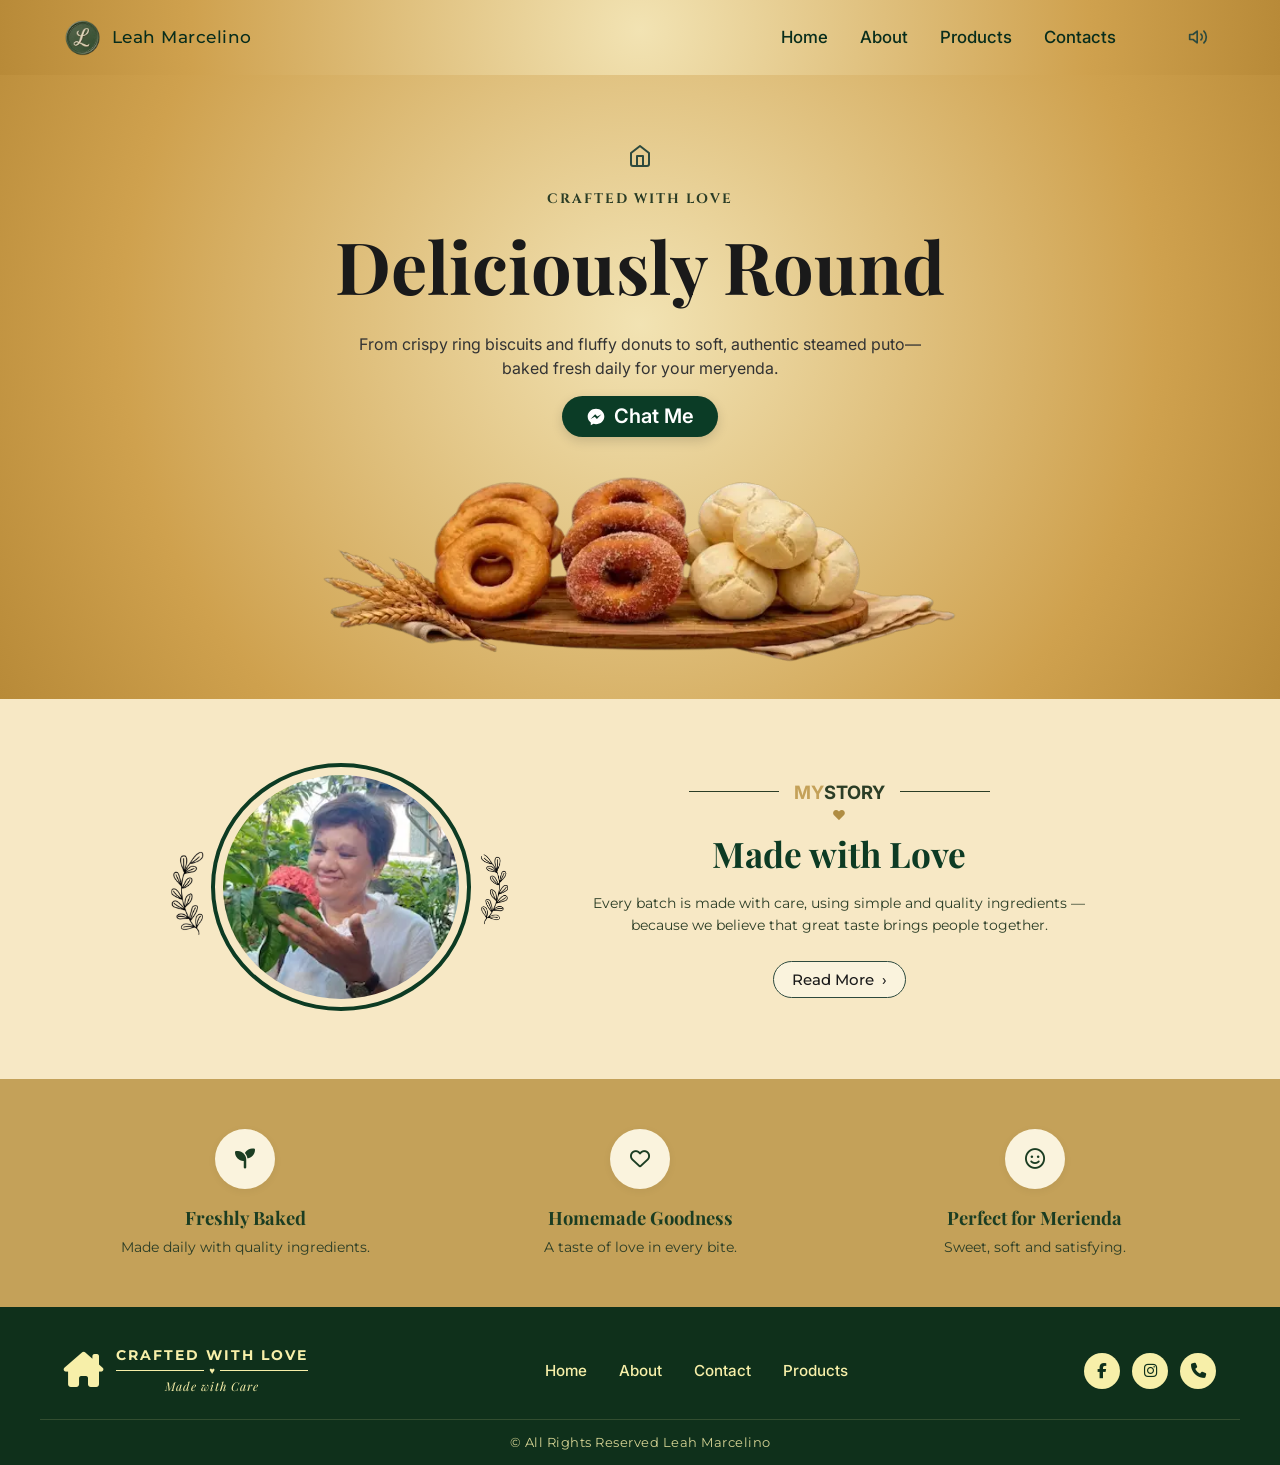
<file: index.html>
<!DOCTYPE html>
<html lang="en">
<head>
    <meta charset="UTF-8">
    <meta name="viewport" content="width=device-width, initial-scale=1.0">
    <link rel="stylesheet" href="style.css">
    <link rel="stylesheet" href="https://cdnjs.cloudflare.com/ajax/libs/font-awesome/6.5.1/css/all.min.css">
    <link rel="preconnect" href="https://fonts.googleapis.com">
    <link rel="preconnect" href="https://fonts.gstatic.com" crossorigin>
    <link href="https://fonts.googleapis.com/css2?family=Cinzel:wght@700&family=Inter:wght@400;500;600&family=Montserrat:wght@400;500;600;700&family=Playfair+Display:wght@700&display=swap" rel="stylesheet">
    <title>Leahs Landing Page</title>
</head>
<body>

  <!-- 1. HEADER / NAVIGATION SECTION -->
  <header class="header-section">
    <div class="container">
      <nav>
        <div class="main-logo">
          <img src="images/removeBGLogo.webp" alt="logo">
          <h4>Leah Marcelino</h4>
        </div>

        <div class="link-nav-btn-container">
          <ul>
            <li><a href="index.html">Home</a></li>
            <li><a href="pages/about.html">About</a></li>
            <li><a href="pages/products.html">Products</a></li>
            <li><a href="pages/contact.html">Contacts</a></li>
          </ul>

          <div class="nav-background-btn-container">
            <button class="nav-music-toggle" id="nav-musicToggle" aria-label="Toggle background music">
          
              <svg class="nav-music-icon" id="nav-musicIconOn" width="20" height="20" viewBox="0 0 24 24" fill="none" stroke="currentColor" stroke-width="2" stroke-linecap="round" stroke-linejoin="round">
                <polygon points="11 5 6 9 2 9 2 15 6 15 11 19 11 5"></polygon>
                <path d="M15.54 8.46a5 5 0 0 1 0 7.07"></path>
                <path d="M19.07 4.93a10 10 0 0 1 0 14.14"></path>
              </svg>

      
              <svg class="nav-music-icon hidden" id="nav-musicIconOff" width="20" height="20" viewBox="0 0 24 24" fill="none" stroke="currentColor" stroke-width="2" stroke-linecap="round" stroke-linejoin="round">
                <line x1="1" y1="1" x2="23" y2="23"></line>
                <path d="M9 9l2 2v8l-5-4H2V9h4l2.5-2"></path>
                <path d="M11 5l2 1.6"></path>
              </svg>
            </button>
          </div>
        </div>
      </nav>
      
      <!-- Mobile Navigation -->
      <div class="mobile-menu-container">
        <div class="main-logo">
          <img src="images/removeBGLogo.webp" alt="logo">
          <h4>Leah Marcelino</h4>
        </div>
        <div class="spacer"></div>
        <div class="hamburger-svg">
          <img class="hamburger-icon" src="data:image/svg+xml;utf8,<svg xmlns='http://www.w3.org/2000/svg' width='32' height='32' viewBox='0 0 24 24' fill='none' stroke='%23333333' stroke-width='2' stroke-linecap='round' stroke-linejoin='round'><line x1='4' y1='6' x2='20' y2='6'/><line x1='4' y1='12' x2='20' y2='12'/><line x1='4' y1='18' x2='20' y2='18'/></svg>" alt="Menu">
        </div>
        <div class="menu">
         <!-- Close Button -->
          <div class="menu-close-btn">&times;</div>

          <!-- Header / Brand -->
          <div class="menu-header">
            <img src="images/removeBGLogo.webp" alt="logo" class="menu-logo">
            <span class="menu-brand-name">Leah Marcelino</span>
          </div>

          <!-- Navigation Links -->
          <nav class="menu-links">
            <a href="index.html" class="menu-item">
              <div class="item-left">
                <!-- Home Icon (SVG) -->
                <svg class="icon" viewBox="0 0 24 24" fill="none" stroke="currentColor" stroke-width="1.8" stroke-linecap="round" stroke-linejoin="round">
                  <path d="M3 9l9-7 9 7v11a2 2 0 0 1-2 2H5a2 2 0 0 1-2-2z"></path>
                  <polyline points="9 22 9 12 15 12 15 22"></polyline>
                </svg>
                <span>Home</span>
              </div>
              <span class="arrow">&rsaquo;</span>
            </a>

            <a href="pages/about.html" class="menu-item">
              <div class="item-left">
                <!-- About Icon (SVG) -->
                <svg class="icon" viewBox="0 0 24 24" fill="none" stroke="currentColor" stroke-width="1.8" stroke-linecap="round" stroke-linejoin="round">
                  <path d="M20 21v-2a4 4 0 0 0-4-4H8a4 4 0 0 0-4 4v2"></path>
                  <circle cx="12" cy="7" r="4"></circle>
                </svg>
                <span>About</span>
              </div>
              <span class="arrow">&rsaquo;</span>
            </a>

            <a href="pages/products.html" class="menu-item">
              <div class="item-left">
                <!-- Products/Cupcake Icon (SVG) -->
                <svg class="icon" viewBox="0 0 24 24" fill="none" stroke="currentColor" stroke-width="1.8" stroke-linecap="round" stroke-linejoin="round">
                  <path d="M20 12v7a2 2 0 0 1-2 2H6a2 2 0 0 1-2-2v-7"></path>
                  <path d="M4 12c0-2.5 2-4 4-4s3 2 4 2 2-2 4-2 4 1.5 4 4"></path>
                  <path d="M12 4v4"></path>
                </svg>
                <span>Products</span>
              </div>
              <span class="arrow">&rsaquo;</span>
            </a>

            <a href="pages/contact.html" class="menu-item">
              <div class="item-left">
                <!-- Contact Icon (SVG) -->
                <svg class="icon" viewBox="0 0 24 24" fill="none" stroke="currentColor" stroke-width="1.8" stroke-linecap="round" stroke-linejoin="round">
                  <path d="M4 4h16c1.1 0 2 .9 2 2v12c0 1.1-.9 2-2 2H4c-1.1 0-2-.9-2-2V6c0-1.1.9-2 2-2z"></path>
                  <polyline points="22,6 12,13 2,6"></polyline>
                </svg>
                <span>Contact</span>
              </div>
              <span class="arrow">&rsaquo;</span>
            </a>
          </nav>

          <!-- Footer Decorative Section -->
          <div class="menu-footer">
            <div class="divider">
              <span class="leaf-icon">🌿</span>
            </div>
            <p class="tagline">FRESHLY BAKED<br>WITH LOVE</p>
            <span class="heart-icon">♡</span>
          </div>
        </div>
      </div>
    </div>
  </header>

  <!-- 2. HERO SECTION -->
  <section class="hero-section">
      <div class="background-btn-container">
       <button class="music-toggle" id="musicToggle" aria-label="Toggle background music">
      
          <svg class="music-icon" id="musicIconOn" width="20" height="20" viewBox="0 0 24 24" fill="none" stroke="currentColor" stroke-width="2" stroke-linecap="round" stroke-linejoin="round">
            <polygon points="11 5 6 9 2 9 2 15 6 15 11 19 11 5"></polygon>
            <path d="M15.54 8.46a5 5 0 0 1 0 7.07"></path>
            <path d="M19.07 4.93a10 10 0 0 1 0 14.14"></path>
          </svg>

  
          <svg class="music-icon hidden" id="musicIconOff" width="20" height="20" viewBox="0 0 24 24" fill="none" stroke="currentColor" stroke-width="2" stroke-linecap="round" stroke-linejoin="round">
            <line x1="1" y1="1" x2="23" y2="23"></line>
            <path d="M9 9l2 2v8l-5-4H2V9h4l2.5-2"></path>
            <path d="M11 5l2 1.6"></path>
          </svg>
        </button>
      </div>
    <div class="container">
      <div class="title-container">
        <div class="house-accent">
          <svg width="24" height="24" viewBox="0 0 24 24" fill="none" stroke="#2D4A3E" stroke-width="2" stroke-linecap="round" stroke-linejoin="round">
            <path d="M3 9l9-7 9 7v11a2 2 0 0 1-2 2H5a2 2 0 0 1-2-2z"></path>
            <polyline points="9 22 9 12 15 12 15 22"></polyline>
          </svg>
        </div>
        <div class="title">
          <span class="cwl">Crafted with love</span>
          <span class="dR">Deliciously Round</span>
        </div>
        <div class="sub-title">
          <div class="sub-container">
            <p class="headerSub">
              From crispy ring biscuits and fluffy donuts to soft, authentic steamed puto—baked fresh daily for your meryenda.
            </p>
          </div>
          <div class="header-btn-container">
            <a href="https://m.me/leah.marcelino.900" target="_blank" rel="noopener noreferrer" class="btn-hero-messenger">
              <svg width="20" height="20" viewBox="0 0 24 24" fill="currentColor">
                <path d="M12 2C6.477 2 2 6.145 2 11.258c0 2.91 1.45 5.516 3.716 7.218V22l3.351-1.84c.937.26 1.928.402 2.933.402 5.523 0 10-4.145 10-9.258C22 6.145 17.523 2 12 2zm1.066 12.427l-2.55-2.72-4.975 2.72 5.474-5.812 2.613 2.72 4.912-2.72-5.474 5.812z"/>
              </svg>
              <span class="chatMe">Chat Me</span>
            </a>
          </div>
        </div>
      </div>
    </div>
      <div class="subBG">
          <img src="images/deciouslyRound.webp" alt="logo">
       </div>
  </section>

  <!-- 3. MY STORY SECTION -->
  <section class="story-section">
    <div class="container hero-container">
      <div class="imgDesign-container">
        <img class="leavesDesign" src="images/leavesBG6.png" alt="">
        <div class="hero-image">
          <img src="images/ttaLeahsPro.webp" alt="leahsPic"/>
        </div>
        <img class="leavesDesign2" src="images/leavesBG5.png" alt="">
      </div>

      <div class="myStory-container">
        <div class="divider-title">
          <h2><span>MY</span> STORY</h2>
          <div class="heart">♥</div>
        </div>
        <div class="story-content">
          <h1 class="main-heading">Made with Love</h1>
          <p class="description">
            Every batch is made with care, using simple and quality ingredients — because we believe that great taste brings people together.
          </p>
          <a href="pages/about.html" class="read-more-btn">
            Read More <span class="arrow">&rsaquo;</span>
          </a>
        </div>
      </div>
    </div>
  </section>

  <!-- 4. FEATURES SECTION -->
  <section class="features-section">
    <div class="container features-container">
      <div class="feature-item">
        <div class="icon-circle"><i class="fa-solid fa-seedling"></i></div>
        <h3>Freshly Baked</h3>
        <p>Made daily with quality ingredients.</p>
      </div>

      <div class="feature-item">
        <div class="icon-circle"><i class="fa-regular fa-heart"></i></div>
        <h3>Homemade Goodness</h3>
        <p>A taste of love in every bite.</p>
      </div>

      <div class="feature-item">
        <div class="icon-circle"><i class="fa-regular fa-face-smile"></i></div>
        <h3>Perfect for Merienda</h3>
        <p>Sweet, soft and satisfying.</p>
      </div>
    </div>
  </section>

  <!-- 5. FOOTER SECTION -->
  <footer class="footer-section">
    <div class="container footer-container">
      <div class="footer-logo">
        <div class="logo-icon"><i class="fa-solid fa-house-chimney"></i></div>
        <div class="logo-text">
          <span class="brand-title">CRAFTED WITH LOVE</span>
          <div class="tagline-divider"><span>♥</span></div>
          <span class="brand-subtitle">Made with Care</span>
        </div>
      </div>

      <ul class="footer-nav">
        <li><a href="index.html">Home</a></li>
        <li><a href="pages/about.html">About</a></li>
        <li><a href="pages/contact.html">Contact</a></li>
        <li><a href="pages/products.html">Products</a></li>
      </ul>

      <div class="footer-socials">
        <a href="https://www.facebook.com/leah.marcelino.900" target="_blank" rel="noopener noreferrer" aria-label="Facebook Profile">
          <i class="fa-brands fa-facebook-f"></i>
        </a>
        <a href="#" aria-label="Instagram"><i class="fa-brands fa-instagram"></i></a>
        <a href="tel:+63 9497377451" aria-label="Phone"><i class="fa-solid fa-phone"></i></a>
      </div>
    </div>

    <div class="footer-bottom">
      <p>&copy; All Rights Reserved Leah Marcelino</p>
    </div>
  </footer>

  <script src="index.js" defer></script>
</body>
</html>
</file>
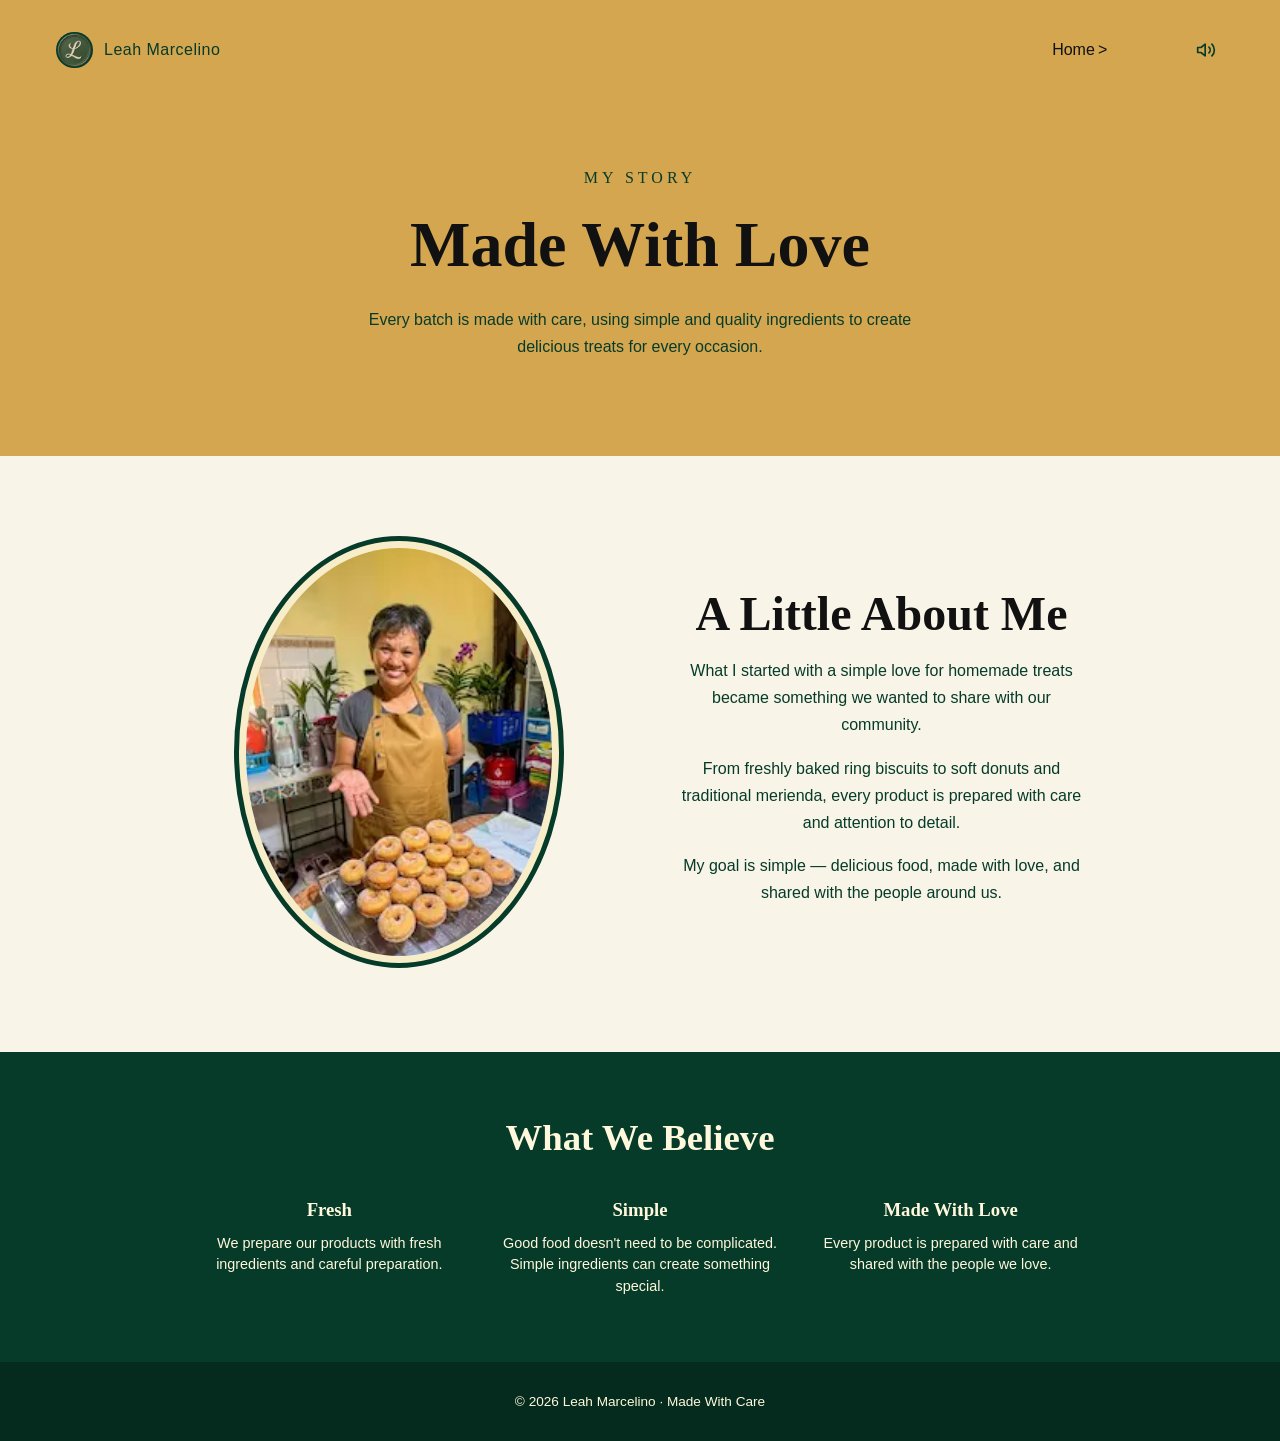
<file: pages/about.html>
<!DOCTYPE html>
<html lang="en">
<head>
    <meta charset="UTF-8">
    <meta name="viewport" content="width=device-width, initial-scale=1.0">
    <link rel="preconnect" href="https://fonts.googleapis.com">
    <link rel="preconnect" href="https://fonts.gstatic.com" crossorigin>
    <link href="https://fonts.googleapis.com/css2?family=Cinzel:wght@700&family=Inter:wght@400;500;600&family=Montserrat:wght@400;500;600;700&family=Playfair+Display:wght@700&display=swap" rel="stylesheet">
    <title>About - Leah Marcelino</title>

    <style>
        * {
            box-sizing: border-box;
            margin: 0;
            padding: 0;
        }

        body {
            font-family: Arial, sans-serif;
            color: #063b29;
            background: #f8f4e8;
        }

        header {
            
            background: #d4a64f;
            padding: 1rem 1.5rem;
    
        }

        .container{
            display: flex;
            flex-direction: row;
            width: 100%;
            max-width: 1200px;
            justify-content: space-between;
            align-items: center;
            padding: 1rem;
         }

        .nav {
            display: flex;
            justify-content: center;
            align-items: center;
        
    
        }

        .nav-music-toggle {
            background: none;
            border: none;
            outline: none;
            padding: .5rem;
            cursor: pointer;
            color: var(--clr-forest-btn); /* Controls SVG color */
            display: flex;
            align-items: center;
            justify-content: center;
            transition: transform 0.2s ease, opacity 0.2s ease;
            margin: 0;
            }

        .nav-music-toggle:hover {
            transform: scale(1.1);
            opacity: 0.85;
            }

        .hidden{
            display: none;
        }

        .ul-musicBtn-container{
            display: flex;
            flex-direction: row;
            gap: 5rem;
            align-items: center;
        }

        .logo {
            display: flex;
            align-items: center;
            gap: .7rem;
        }

        .contact,
        .about{
            display: none;
        }

        .home{
             display: flex;
             flex-direction: row;
             font-size:  clamp(0.9063rem, 0.8661rem + 0.1786vw, 1rem);
             gap: .2rem;
             width: 100%;
         }

        .home::after{
             content: '>';
             width: 10px;
        }

        .about-logo img{
            width: 100%;
            height: auto;
            max-width: clamp(2rem,  1.8661rem + 0.5952vw, 2.3rem);
            border-radius: 50%;
            background: #063b29;
            color: #f8edc9;
            display: grid;
            place-items: center;
            font-family: Georgia, serif;
            font-size: 1.3rem;
        }

        .logo span{
            
            font-family: var(--font-montserrat);
            font-weight: var(--fw-medium);
            color: var(--clr-forest-darker);
            font-size: var(--fz-lg);
            letter-spacing: .5px;
            font-size: clamp(.8rem, 14px + 0.4vw, var(--fz-lg));
        }
        

        .logo-name {
            font-size: 1.1rem;
        }

        nav {
            display: flex;
            gap: 1.8rem;
        }

        nav a {
            color: #111;
            text-decoration: none;
            font-size: .95rem;
        }


        /* ABOUT HERO */

        .background-btn-container{
            display: none;
            padding: 1rem 1rem 4rem 0;
            justify-content:flex-end;
        }

        .music-toggle {
            background: none;
            border: none;
            outline: none;
            padding: .5rem;
            cursor: pointer;
            color:#2d4a3e;
            display: flex;
            align-items: center;
            justify-content: center;
            transition: transform 0.2s ease, opacity 0.2s ease;
            }

        .music-toggle:hover {
            transform: scale(1.1);
            opacity: 0.85;
            }

        .about-hero {
            background: #d4a64f;
            text-align: center;
            padding: 4rem 1rem 6rem;
        }

        .small-title {
            font-family: Georgia, serif;
            letter-spacing: .25rem;
            font-size: .85rem;
            margin-bottom: 1rem;
        }


        .about-hero h1 {
            font-family: Georgia, serif;
            font-size: clamp(2.5rem, 5vw, 4.5rem);
            color: #111;
            margin-bottom: 1.5rem;
        }

        .about-hero p {
            max-width: 600px;
            margin-inline: auto;
            line-height: 1.7;
            font-size: 1rem;
        }

        /* STORY */

        .story {
            max-width: 950px;
            margin-inline: auto;
            padding: 5rem 1.5rem;
            display: grid;
            grid-template-columns: 1fr 1fr;
            align-items: center;
            gap: 4rem;
        }

        .story-image {
            text-align: center;
        }

        .story-image img {
            width: min(100%, 330px);
            border-radius: 50%;
            border: 5px solid #063b29;
            padding: 7px;
            background: #f8edc9;
        }

        .story-text{
            text-align: center;
        }

        .story-text h2 {
            font-family: Georgia, serif;
            font-size: clamp(2rem, 4vw, 3rem);
            color: #111;
            margin-bottom: 1rem;
            
        }

        .story-text p {
            line-height: 1.7;
            margin-bottom: 1rem;
        }

        /* VALUES */

        .values {
            background: #063b29;
            color: #fff8dc;
            padding: 4rem 1.5rem;
            text-align: center;
        }

        .values h2 {
            font-family: Georgia, serif;
            font-size: 2.3rem;
            margin-bottom: 2.5rem;
        }

        .value-grid {
            max-width: 900px;
            margin-inline: auto;
            display: grid;
            grid-template-columns: repeat(3, 1fr);
            gap: 2rem;
        }

        .value h3 {
            font-family: Georgia, serif;
            margin-bottom: .7rem;
        }

        .value p {
            font-size: .9rem;
            line-height: 1.5;
        }

        /* FOOTER */

        footer {
            background: #042b1d;
            color: #fff8dc;
            padding: 2rem 1.5rem;
            text-align: center;
        }

        footer p {
            font-size: .85rem;
        }

        @media (max-width: 768px) {



            nav a {
                font-size: .8rem;
            }

            .story {
                grid-template-columns: 1fr;
                text-align: center;
                gap: 2rem;
            }

            .value-grid {
                grid-template-columns: 1fr;
                gap: 2rem;
            }

            .nav-background-btn-container{
                display: none;
            }

            .background-btn-container{
                display: flex;
            }

            .about-hero{
                padding: 0rem 1rem 6rem;
            }

        }

            @media(max-width: 600px) {
              header{
                padding: 1rem .5rem;
              }

                .background-btn-container{
                    padding: .5rem;
                }
            }

            @media(max-width: 450px) {
              header{
                padding: 1rem .1rem;
              }

                .background-btn-container{
                    padding: .1rem;
                }
            }



     
    </style>
</head>

<body>

    <header>
        <div class="nav">
            <div class="container">
                <div class="logo">
                    <div class="about-logo">
                    <img src="../images/removeBGLogo.webp" alt="logo">
                    </div>
                    <span class="logo-name">Leah Marcelino</span>
                </div>

                <div class="ul-musicBtn-container">
                    <nav>
                    <a class="home" href="../index.html">Home</a>
                    <a class="about" href="about.html">About</a>
                    <a class="contact" href="contact.html">Contact</a>
                </nav>

                  <div class="nav-background-btn-container">
                    <button class="nav-music-toggle" id="nav-musicToggle" aria-label="Toggle background music">
                        <svg class="nav-music-icon" id="nav-musicIconOn" width="20" height="20" viewBox="0 0 24 24" fill="none" stroke="currentColor" stroke-width="2" stroke-linecap="round" stroke-linejoin="round">
                            <polygon points="11 5 6 9 2 9 2 15 6 15 11 19 11 5"></polygon>
                            <path d="M15.54 8.46a5 5 0 0 1 0 7.07"></path>
                            <path d="M19.07 4.93a10 10 0 0 1 0 14.14"></path>
                        </svg>

                
                        <svg class="nav-music-icon hidden" id="nav-musicIconOff" width="20" height="20" viewBox="0 0 24 24" fill="none" stroke="currentColor" stroke-width="2" stroke-linecap="round" stroke-linejoin="round">
                            <line x1="1" y1="1" x2="23" y2="23"></line>
                            <path d="M9 9l2 2v8l-5-4H2V9h4l2.5-2"></path>
                            <path d="M11 5l2 1.6"></path>
                        </svg>
                        </button>
                    </div>
                </div>
            </div>
         </div>
    </header>


    <main>

        <section class="about-hero">
          <div class="background-btn-container">
            <button class="music-toggle" id="musicToggle" aria-label="Toggle background music">
            
                <svg class="music-icon" id="musicIconOn" width="20" height="20" viewBox="0 0 24 24" fill="none" stroke="currentColor" stroke-width="2" stroke-linecap="round" stroke-linejoin="round">
                    <polygon points="11 5 6 9 2 9 2 15 6 15 11 19 11 5"></polygon>
                    <path d="M15.54 8.46a5 5 0 0 1 0 7.07"></path>
                    <path d="M19.07 4.93a10 10 0 0 1 0 14.14"></path>
                </svg>

        
                <svg class="music-icon hidden" id="musicIconOff" width="20" height="20" viewBox="0 0 24 24" fill="none" stroke="currentColor" stroke-width="2" stroke-linecap="round" stroke-linejoin="round">
                    <line x1="1" y1="1" x2="23" y2="23"></line>
                    <path d="M9 9l2 2v8l-5-4H2V9h4l2.5-2"></path>
                    <path d="M11 5l2 1.6"></path>
                </svg>
            </button>
            </div>
            <p class="small-title">MY STORY</p>

            <h1>Made With Love</h1>

            <p>
                Every batch is made with care, using simple and quality
                ingredients to create delicious treats for every occasion.
            </p>
        </section>


        <section class="story">

            <div class="story-image">
                <!-- Change this to your actual image -->
                <img src="../images/leahsAboutPic.webp" alt="Leah preparing food">
            </div>

            <div class="story-text">
                <h2>A Little About Me</h2>

                <p>
                    What I started with a simple love for homemade treats
                    became something we wanted to share with our community.
                </p>

                <p>
                    From freshly baked ring biscuits to soft donuts and
                    traditional merienda, every product is prepared with
                    care and attention to detail.
                </p>

                <p>
                    My goal is simple — delicious food, made with love,
                    and shared with the people around us.
                </p>
            </div>

        </section>


        <section class="values">

            <h2>What We Believe</h2>

            <div class="value-grid">

                <div class="value">
                    <h3>Fresh</h3>
                    <p>
                        We prepare our products with fresh ingredients
                        and careful preparation.
                    </p>
                </div>

                <div class="value">
                    <h3>Simple</h3>
                    <p>
                        Good food doesn't need to be complicated.
                        Simple ingredients can create something special.
                    </p>
                </div>

                <div class="value">
                    <h3>Made With Love</h3>
                    <p>
                        Every product is prepared with care and
                        shared with the people we love.
                    </p>
                </div>

            </div>

        </section>

    </main>


    <footer>
        <p>© 2026 Leah Marcelino · Made With Care</p>
    </footer>

    <script>
        const music = new Audio('../audio/leniGarret.mp3');
        music.loop = true;
        music.volume = 0.1;
        const musicBtn = document.querySelector('.music-toggle');
        const navMusicBtn = document.querySelector('.nav-music-toggle');
        const musicIconOn = document.getElementById('musicIconOn');
        const musicIconOff = document.getElementById('musicIconOff');
        const navMusicIconOn = document.getElementById('nav-musicIconOn');
        const navMusicIconOff = document.getElementById('nav-musicIconOff');


        const savedTime = localStorage.getItem('bgMusicTime');
        if (savedTime) {
        music.currentTime = parseFloat(savedTime);
        }

        music.addEventListener('timeupdate', () => {
            localStorage.setItem('bgMusicTime', music.currentTime);
            });

        function startAudioOnInteraction() {
            music.play().then(() => {
            
            window.removeEventListener('click', startAudioOnInteraction);
            window.removeEventListener('scroll', startAudioOnInteraction);
            }).catch((error) => {
            console.log("Autoplay prevented:", error);
            });
        }

        window.addEventListener('click', startAudioOnInteraction);
        window.addEventListener('scroll', startAudioOnInteraction);

    

        function pauseBtn(e) {
        e.stopPropagation(); 

        if (!music.paused) {
            // If playing -> pause it
            music.pause();
            if (musicIconOn && musicIconOff) {
            musicIconOn.classList.add('hidden');
            musicIconOff.classList.remove('hidden');
            }
        } else {
            // If paused -> play it
            music.play().then(() => {
            if (musicIconOn && musicIconOff) {
                musicIconOn.classList.remove('hidden');
                musicIconOff.classList.add('hidden');
            }
            }).catch((err) => console.log("Playback error:", err));
        }
        }

        if (musicBtn) {
        musicBtn.addEventListener('click', pauseBtn);
        }

        function navPauseBtn(e) {
        e.stopPropagation();

        if (!music.paused) {
            // If playing -> pause it
            music.pause();
            if (navMusicIconOn && navMusicIconOff) {
            navMusicIconOn.classList.add('hidden');
            navMusicIconOff.classList.remove('hidden');
            }
        } else {
            // If paused -> play it
            music.play().then(() => {
            if (navMusicIconOn && navMusicIconOff) {
                navMusicIconOn.classList.remove('hidden');
                navMusicIconOff.classList.add('hidden');
            }
            }).catch((err) => console.log("Playback error:", err));
        }
        }

        if (navMusicBtn) {
        navMusicBtn.addEventListener('click', navPauseBtn);
        }

    </script>

</body>
</html>
</file>
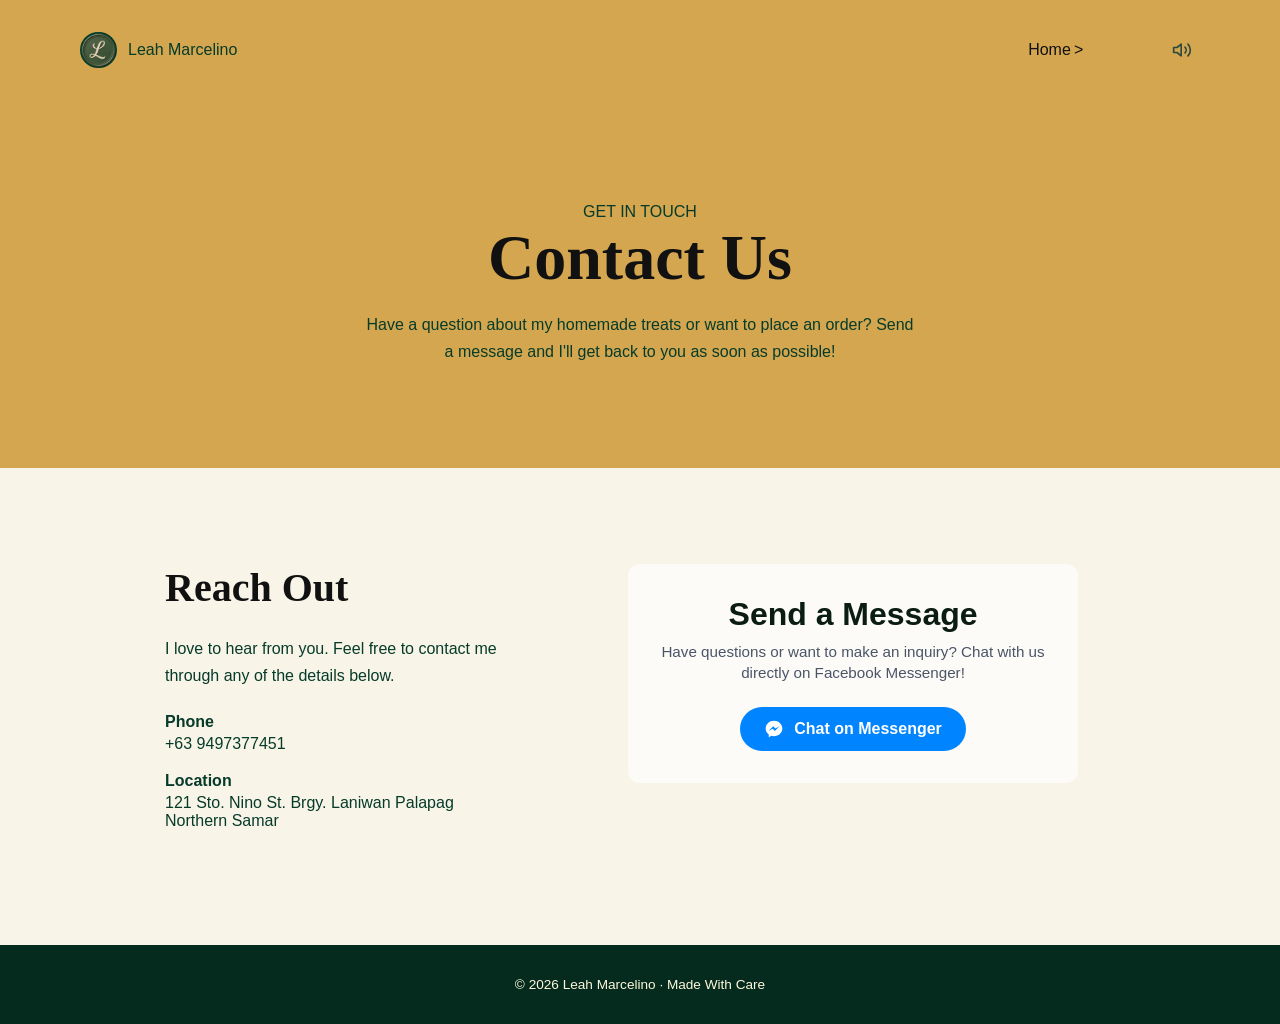
<file: pages/contact.html>
<!DOCTYPE html>
<html lang="en">

<head>
    <meta charset="UTF-8">
    <meta name="viewport" content="width=device-width, initial-scale=1.0">
    <link rel="preconnect" href="https://fonts.googleapis.com">
    <link rel="preconnect" href="https://fonts.gstatic.com" crossorigin>
    <link href="https://fonts.googleapis.com/css2?family=Cinzel:wght@700&family=Inter:wght@400;500;600&family=Montserrat:wght@400;500;600;700&family=Playfair+Display:wght@700&display=swap" rel="stylesheet">
    <title>Contact Me - Leah Marcelino</title>
    <style>
        /* =========================
   RESET
========================= */

        * {
            box-sizing: border-box;
            margin: 0;
            padding: 0;
        }

        body {
            font-family: Arial, sans-serif;

            background: #f8f4e8;

            color: #063b29;
        }


        /* =========================
   HEADER
========================= */

        header {
            background: #d4a64f;

            padding: 1rem clamp(1.5rem, 5vw, 4rem);
        }

        .nav {
            display: flex;
            justify-content: center;
            align-items: center;
        }

        .nav-music-toggle {
            background: none;
            border: none;
            outline: none;
            padding: .5rem;
            cursor: pointer;
            color:#2d4a3e;
            /* Controls SVG color */
            display: flex;
            align-items: center;
            justify-content: center;
            transition: transform 0.2s ease, opacity 0.2s ease;
            margin: 0;
        }

        .nav-music-toggle:hover {
            transform: scale(1.1);
            opacity: 0.85;
            background: transparent;
        }

        .hidden {
            display: none;
        }

        .ul-musicBtn-container {
            display: flex;
            flex-direction: row;
            gap: 5rem;
            align-items: center;
        }


        .container {
            display: flex;
            flex-direction: row;
            width: 100%;
            max-width: 1200px;
            justify-content: space-between;
            align-items: center;
            padding: 1rem;
        }

        .logo-container {
            display: flex;

            align-items: center;

            gap: .7rem;
        }

        .logo {
            width: auto;
            height: auto;
        }


        .contact-logo img {
            width: 100%;
            height: auto;
            max-width: clamp(2rem, 1.8661rem + 0.5952vw, 2.3rem);
            border-radius: 50%;
            background: #063b29;
            color: #f8edc9;
            display: grid;
            place-items: center;
            font-family: Georgia, serif;
            font-size: 1.3rem;
        }

        nav {
            display: flex;

            gap: 1.8rem;
        }

        nav a {
            color: #111;

            text-decoration: none;

            font-size: .95rem;
        }

        .contact,
        .about {
            display: none;
        }


        .home {
            display: flex;
            flex-direction: row;
            font-size: clamp(0.9063rem, 0.8661rem + 0.1786vw, 1rem);
            gap: .2rem;
            width: 100%;
        }

        .home::after {
            content: '>';
            width: 10px;
        }


        /* =========================
   CONTACT HERO
========================= */

        .contact-hero {
            background: #d4a64f;

            text-align: center;

            padding: clamp(4rem, 8vw, 7rem) 1rem;
        }

        .contact-hero>p:first-child {
            font-family: Georgia, serif;

            letter-spacing: .25rem;

            font-size: .85rem;

            margin-bottom: 1rem;
        }

        .contact-hero h1 {
            font-family: Georgia, serif;

            color: #111;

            font-size: clamp(2.5rem, 5vw, 4rem);

            margin-bottom: 1rem;
        }

        .contact-hero>p:last-child {
            max-width: 550px;

            margin-inline: auto;

            line-height: 1.7;
        }

         .background-btn-container{
            display: none;
            padding: 1rem 1rem 1rem 0;
            justify-content: flex-end;
        }

        .music-toggle {
            background: none;
            border: none;
            outline: none;
            padding: .5rem;
            cursor: pointer;
            color: #2d4a3e; 
            display: flex;
            align-items: center;
            justify-content: flex-end;
            transition: transform 0.2s ease, opacity 0.2s ease;
            background: transparent;
        }

        .music-icon:hover {
            transform: scale(1.1);
            opacity: 0.85;
            background: transparent;
            }


        /* =========================
   CONTACT SECTION
========================= */

        .contact-section {
            width: min(100% - 2rem, 950px);

            margin-inline: auto;

            padding: clamp(4rem, 8vw, 6rem) 0;

            display: grid;

            grid-template-columns: .8fr 1.2fr;

            gap: clamp(2rem, 6vw, 5rem);

            align-items: start;
        }


        /* =========================
   CONTACT INFO
========================= */

        .contact-info h2,
        .contact-form h2 {
            font-family: Georgia, serif;

            color: #111;

            font-size: clamp(1.8rem, 4vw, 2.5rem);

            margin-bottom: 1.5rem;
        }

        .contact-info>p {
            line-height: 1.7;

            margin-bottom: 1.5rem;
        }

        .info-item {
            margin-bottom: 1.2rem;
        }

        .info-item strong {
            display: block;

            margin-bottom: .25rem;
        }


        /* =========================
   Messenger Card
========================= */

        .messenger-card {
            background-color: #fdfbf7;
            padding: 2rem;
            border-radius: 12px;
            max-width: 450px;
            text-align: center;
            font-family: inherit;
            justify-self: center;
        }

        .messenger-card h2 {
            font-size: 2rem;
            color: #0b1d12;
            margin-bottom: 0.5rem;
        }

        .messenger-card p {
            color: #4a5568;
            margin-bottom: 1.5rem;
            font-size: 0.95rem;
            line-height: 1.4;
        }

        .messenger-btn {
            display: inline-flex;
            align-items: center;
            justify-content: center;
            gap: 10px;
            background-color: #0084ff;
            color: #ffffff;
            padding: 12px 24px;
            border-radius: 25px;
            text-decoration: none;
            font-weight: 600;
            transition: opacity 0.2s ease;
        }

        .messenger-btn:hover {
            opacity: 0.9;
        }

        /* =========================
   FOOTER
========================= */

        footer {
            background: #042b1d;

            color: #fff8dc;

            text-align: center;

            padding: 2rem;

            font-size: .85rem;
        }


        /* =========================
   RESPONSIVE
========================= */

        @media (max-width: 768px) {

            header{
                padding: 1rem;
            }

            nav {
                gap: .8rem;
            }

            nav a {
                font-size: .8rem;
            }

            .contact-section {
                grid-template-columns: 1fr;
                gap: 3rem;
                text-align: center;

            }

             .nav-background-btn-container{
                display: none;
            }

            .background-btn-container{
                display: flex;
                justify-content: flex-end;
            }

            .contact-hero{
                padding: 0rem 1rem 6rem;
            }
        }

        
            @media(max-width: 600px) {
              header{
                padding: 1rem .5rem;
              }

                .background-btn-container{
                    padding: .5rem;
                }
            }

            @media(max-width: 450px) {
              header{
                padding: 1rem .1rem;
              }

                .background-btn-container{
                    padding: .1rem;
                }
            }
    </style>
</head>

<body>

    <!-- HEADER -->
    <header>
        <div class="nav">
            <div class="container">
                <div class="logo-container">
                    <div class="logo">
                        <div class="contact-logo">
                            <img src="../images/removeBGLogo.webp" alt="logo">
                        </div>
                    </div>
                    <span class="logo-name">Leah Marcelino</span>
                </div>
                <div class="ul-musicBtn-container">
                    <nav>
                        <a class="home" href="../index.html">Home</a>
                        <a class="about" href="about.html">About</a>
                        <a class="contact" href="contact.html">Contact</a>
                    </nav>

                    <div class="nav-background-btn-container">
                        <button class="nav-music-toggle" id="nav-musicToggle" aria-label="Toggle background music">
                            <svg class="nav-music-icon" id="nav-musicIconOn" width="20" height="20" viewBox="0 0 24 24"
                                fill="none" stroke="currentColor" stroke-width="2" stroke-linecap="round"
                                stroke-linejoin="round">
                                <polygon points="11 5 6 9 2 9 2 15 6 15 11 19 11 5"></polygon>
                                <path d="M15.54 8.46a5 5 0 0 1 0 7.07"></path>
                                <path d="M19.07 4.93a10 10 0 0 1 0 14.14"></path>
                            </svg>


                            <svg class="nav-music-icon hidden" id="nav-musicIconOff" width="20" height="20"
                                viewBox="0 0 24 24" fill="none" stroke="currentColor" stroke-width="2"
                                stroke-linecap="round" stroke-linejoin="round">
                                <line x1="1" y1="1" x2="23" y2="23"></line>
                                <path d="M9 9l2 2v8l-5-4H2V9h4l2.5-2"></path>
                                <path d="M11 5l2 1.6"></path>
                            </svg>
                        </button>
                    </div>
                </div>
            </div>
    </header>

    <main>
        <!-- CONTACT HERO -->
        <section class="contact-hero">
            <div class="background-btn-container">
                <button class="music-toggle" id="musicToggle" aria-label="Toggle background music">

                    <svg class="music-icon" id="musicIconOn" width="20" height="20" viewBox="0 0 24 24" fill="none"
                        stroke="currentColor" stroke-width="2" stroke-linecap="round" stroke-linejoin="round">
                        <polygon points="11 5 6 9 2 9 2 15 6 15 11 19 11 5"></polygon>
                        <path d="M15.54 8.46a5 5 0 0 1 0 7.07"></path>
                        <path d="M19.07 4.93a10 10 0 0 1 0 14.14"></path>
                    </svg>


                    <svg class="music-icon hidden" id="musicIconOff" width="20" height="20" viewBox="0 0 24 24"
                        fill="none" stroke="currentColor" stroke-width="2" stroke-linecap="round"
                        stroke-linejoin="round">
                        <line x1="1" y1="1" x2="23" y2="23"></line>
                        <path d="M9 9l2 2v8l-5-4H2V9h4l2.5-2"></path>
                        <path d="M11 5l2 1.6"></path>
                    </svg>
                </button>
            </div>
            <p>GET IN TOUCH</p>
            <h1>Contact Us</h1>
            <p>
                Have a question about my homemade treats or want to place an order?
                Send a message and I'll get back to you as soon as possible!
            </p>
        </section>

        <!-- CONTACT SECTION -->
        <section class="contact-section">

            <!-- CONTACT INFO -->
            <div class="contact-info">
                <h2>Reach Out</h2>
                <p>
                    I love to hear from you. Feel free to contact me through any of the
                    details below.
                </p>

                <div class="info-item">
                    <strong>Phone</strong>
                    <span>+63 9497377451</span>
                </div>

                <div class="info-item">
                    <strong>Location</strong>
                    <span>121 Sto. Nino St. Brgy. Laniwan Palapag Northern Samar</span>
                </div>
            </div>

            <div class="messenger-card">
                <h2>Send a Message</h2>
                <p>Have questions or want to make an inquiry? Chat with us directly on Facebook Messenger!</p>

                <a href="https://m.me/leah.marcelino.900" target="_blank" class="messenger-btn">
                    <svg width="20" height="20" viewBox="0 0 24 24" fill="currentColor">
                        <path
                            d="M12 2C6.477 2 2 6.145 2 11.258c0 2.91 1.45 5.516 3.716 7.218V22l3.351-1.84c.937.26 1.928.402 2.933.402 5.523 0 10-4.145 10-9.258C22 6.145 17.523 2 12 2zm1.066 12.427l-2.55-2.72-4.975 2.72 5.474-5.812 2.613 2.72 4.912-2.72-5.474 5.812z" />
                    </svg>
                    Chat on Messenger
                </a>
            </div>

        </section>
    </main>

    <!-- FOOTER -->
    <footer>
        <p>© 2026 Leah Marcelino · Made With Care</p>
    </footer>

    <script>
          const music = new Audio('../audio/leniGarret.mp3');
        music.loop = true;
        music.volume = 0.1;
        const musicBtn = document.querySelector('.music-toggle');
        const navMusicBtn = document.querySelector('.nav-music-toggle');
        const musicIconOn = document.getElementById('musicIconOn');
        const musicIconOff = document.getElementById('musicIconOff');
        const navMusicIconOn = document.getElementById('nav-musicIconOn');
        const navMusicIconOff = document.getElementById('nav-musicIconOff');


        const savedTime = localStorage.getItem('bgMusicTime');
        if (savedTime) {
        music.currentTime = parseFloat(savedTime);
        }

        music.addEventListener('timeupdate', () => {
            localStorage.setItem('bgMusicTime', music.currentTime);
            });

        function startAudioOnInteraction() {
            music.play().then(() => {
            
            window.removeEventListener('click', startAudioOnInteraction);
            window.removeEventListener('scroll', startAudioOnInteraction);
            }).catch((error) => {
            console.log("Autoplay prevented:", error);
            });
        }

        window.addEventListener('click', startAudioOnInteraction);
        window.addEventListener('scroll', startAudioOnInteraction);

    

        function pauseBtn(e) {
        e.stopPropagation(); 

        if (!music.paused) {
            // If playing -> pause it
            music.pause();
            if (musicIconOn && musicIconOff) {
            musicIconOn.classList.add('hidden');
            musicIconOff.classList.remove('hidden');
            }
        } else {
            // If paused -> play it
            music.play().then(() => {
            if (musicIconOn && musicIconOff) {
                musicIconOn.classList.remove('hidden');
                musicIconOff.classList.add('hidden');
            }
            }).catch((err) => console.log("Playback error:", err));
        }
        }

        if (musicBtn) {
        musicBtn.addEventListener('click', pauseBtn);
        }

        function navPauseBtn(e) {
        e.stopPropagation();

        if (!music.paused) {
            // If playing -> pause it
            music.pause();
            if (navMusicIconOn && navMusicIconOff) {
            navMusicIconOn.classList.add('hidden');
            navMusicIconOff.classList.remove('hidden');
            }
        } else {
            // If paused -> play it
            music.play().then(() => {
            if (navMusicIconOn && navMusicIconOff) {
                navMusicIconOn.classList.remove('hidden');
                navMusicIconOff.classList.add('hidden');
            }
            }).catch((err) => console.log("Playback error:", err));
        }
        }

        if (navMusicBtn) {
        navMusicBtn.addEventListener('click', navPauseBtn);
        }
        
    </script>


</body>

</html>
</file>
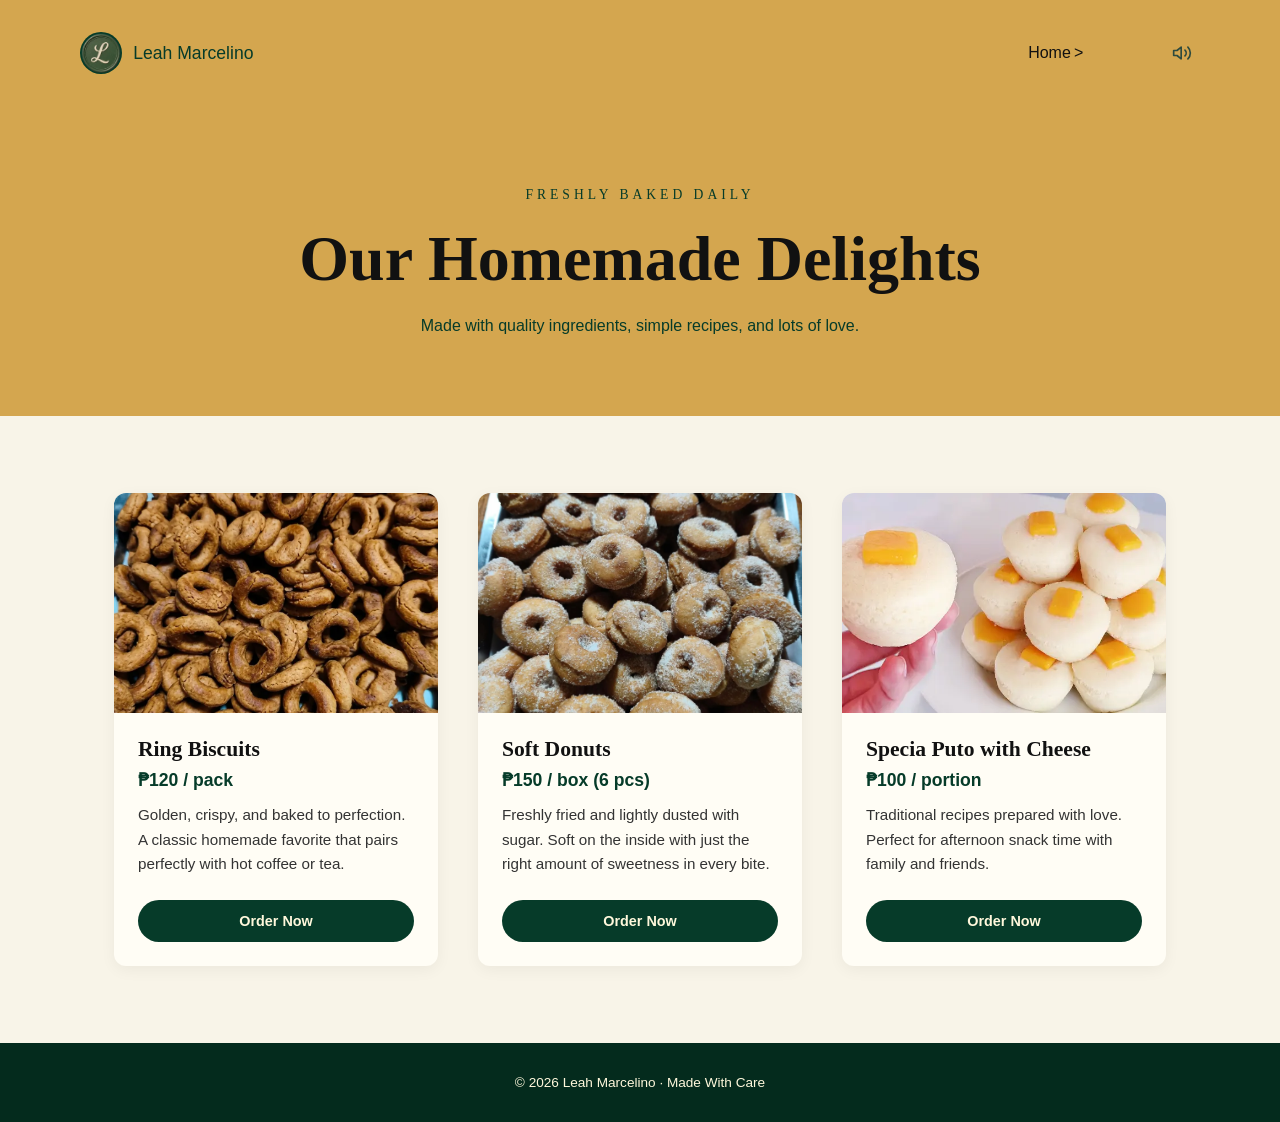
<file: pages/products.html>
<!DOCTYPE html>
<html lang="en">
<head>
    <meta charset="UTF-8">
    <meta name="viewport" content="width=device-width, initial-scale=1.0">
    <link rel="preconnect" href="https://fonts.googleapis.com">
    <link rel="preconnect" href="https://fonts.gstatic.com" crossorigin>
    <link href="https://fonts.googleapis.com/css2?family=Cinzel:wght@700&family=Inter:wght@400;500;600&family=Montserrat:wght@400;500;600;700&family=Playfair+Display:wght@700&display=swap" rel="stylesheet">
    <title>Products - Leah Marcelino</title>

    <style>
        /* =========================
           RESET & GLOBAL
        ========================= */
        * {
            box-sizing: border-box;
            margin: 0;
            padding: 0;
        }

        body {
            font-family: Arial, sans-serif;
            background: #f8f4e8;
            color: #063b29;
            display: flex;
            flex-direction: column;
            min-height: 100vh;
        }

        /* =========================
           HEADER & NAV
        ========================= */
        header {
            background: #d4a64f;
            padding: 1rem clamp(1.5rem, 5vw, 4rem);
        }

        .nav {
            display: flex;
            justify-content: center;
            align-items: center;
        }

          .nav-music-toggle {
            background: none;
            border: none;
            outline: none;
            padding: .5rem;
            cursor: pointer;
            color:#2d4a3e;
            /* Controls SVG color */
            display: flex;
            align-items: center;
            justify-content: center;
            transition: transform 0.2s ease, opacity 0.2s ease;
            margin: 0;
        }

        .nav-music-toggle:hover {
            transform: scale(1.1);
            opacity: 0.85;
            background: transparent;
        }

        .hidden {
            display: none;
        }

        .ul-musicBtn-container {
            display: flex;
            flex-direction: row;
            gap: 5rem;
            align-items: center;
        }

        
        .container{
            display: flex;
            flex-direction: row;
            width: 100%;
            max-width: 1200px;
            justify-content: space-between;
            align-items: center;
            padding: 1rem;
          
    
        }

        .logo-container {
            display: flex;
            align-items: center;
            gap: .7rem;
        }

        .products-logo img{
            width: 42px;
            height: 42px;
            border-radius: 50%;
            background: #063b29;
            color: #f8edc9;
            display: grid;
            place-items: center;
            font-family: Georgia, serif;
            font-size: 1.3rem;
        }

        .logo-name {
            font-size: 1.1rem;
        }

        nav {
            display: flex;
            gap: 1.8rem;
        }

        nav a {
            color: #111;
            text-decoration: none;
            font-size: .95rem;
            transition: color 0.2s ease;
        }

        nav a:hover,
        nav a.active {
            font-weight: bold;
        }

        .about,
        .contact,
        .product{
            display: none;
        }

       .home{
            display: flex;
            flex-direction: row;
            font-size:  clamp(0.9063rem, 0.8661rem + 0.1786vw, 1rem);
            gap: .2rem;
            width: 100%;
        }

        .home::after{
            content:'>';
            width: 10px;
        }

        /* =========================
           HERO SECTION
        ========================= */
        .products-hero {
            background: #d4a64f;
            text-align: center;
            padding: clamp(3rem, 6vw, 5rem) 1rem;
        }

        .small-title {
            font-family: Georgia, serif;
            letter-spacing: .25rem;
            font-size: .85rem;
            margin-bottom: 1rem;
        }

        .products-hero h1 {
            font-family: Georgia, serif;
            color: #111;
            font-size: clamp(2.5rem, 5vw, 4rem);
            margin-bottom: 1rem;
        }

        .products-hero p {
            max-width: 550px;
            margin-inline: auto;
            line-height: 1.7;
        }

           .background-btn-container{
            display: none;
            padding: 1rem 1rem 1rem 0;
            justify-content: flex-end;
        }

        .music-toggle {
            background: none;
            border: none;
            outline: none;
            padding: .5rem;
            cursor: pointer;
            color: #2d4a3e; 
            display: flex;
            align-items: center;
            justify-content: flex-end;
            transition: transform 0.2s ease, opacity 0.2s ease;
            background: transparent;
        }

        .music-icon:hover {
            transform: scale(1.1);
            opacity: 0.85;
            background: transparent;
            }

        /* =========================
           PRODUCTS GRID
        ========================= */
        .products-container {
            max-width: 1100px;
            margin-inline: auto;
            padding: clamp(3rem, 6vw, 5rem) 1.5rem;
            flex-grow: 1;
        }

        .product-grid {
            display: grid;
            grid-template-columns: repeat(3, 1fr);
            gap: 2.5rem;
        }

        .product-card {
            background: #fffdf5;
            border-radius: 12px;
            overflow: hidden;
            border: 1fr solid #e2dac8;
            box-shadow: 0 4px 15px rgba(0, 0, 0, 0.05);
            display: flex;
            flex-direction: column;
            transition: transform 0.2s ease, box-shadow 0.2s ease;
        }

        .product-card:hover {
            transform: translateY(-5px);
            box-shadow: 0 8px 25px rgba(0, 0, 0, 0.1);
        }

        .product-image {
            width: 100%;
            height: 220px;
            object-fit: cover;
            background: #e2dac8;
        }

        .product-info {
            padding: 1.5rem;
            display: flex;
            flex-direction: column;
            flex-grow: 1;
        }

        .product-title {
            font-family: Georgia, serif;
            font-size: 1.35rem;
            color: #111;
            margin-bottom: 0.5rem;
        }

        .product-price {
            font-weight: bold;
            color: #063b29;
            font-size: 1.1rem;
            margin-bottom: 0.8rem;
        }

        .product-description {
            font-size: 0.95rem;
            line-height: 1.6;
            color: #333;
            margin-bottom: 1.5rem;
            flex-grow: 1;
        }

        .btn-order {
            display: block;
            text-align: center;
            background: #063b29;
            color: #fff8dc;
            text-decoration: none;
            padding: 0.8rem 1.2rem;
            border-radius: 999px;
            font-weight: bold;
            font-size: 0.9rem;
            transition: background 0.2s ease;
        }

        .btn-order:hover {
            background: #0b5138;
        }

        /* =========================
           FOOTER
        ========================= */
        footer {
            background: #042b1d;
            color: #fff8dc;
            text-align: center;
            padding: 2rem 1.5rem;
            font-size: .85rem;
        }

        /* =========================
           RESPONSIVE
        ========================= */
        @media (max-width: 900px) {
            .product-grid {
                grid-template-columns: repeat(2, 1fr);
            }
        }

         @media (max-width: 768px) {
             .nav-background-btn-container{
                display: none;
            }

            .background-btn-container{
                display: flex;
                justify-content: flex-end;
            }

            .products-hero{
                padding: 0rem 1rem 6rem;
            }

            header{
                padding:1rem;
            }
        }

        

        @media (max-width: 600px) {
            nav {
                gap: .8rem;
            }

            nav a {
                font-size: .8rem;
            }

            .product-grid {
                grid-template-columns: 1fr;
            }

             header{
                padding: 1rem .5rem;
              }

                .background-btn-container{
                    padding: .5rem;
                }
        }

            @media(max-width: 450px) {
              header{
                padding: 1rem .1rem;
              }

                .background-btn-container{
                    padding: .1rem;
                }
            }
    </style>
</head>
<body>

    <!-- HEADER -->
    <header>
        <div class="nav">
            <div class="container">
                <div class="logo-container">
                    <div class="products-logo">
                        <img src="../images/removeBGLogo.webp" alt="logo">
                    </div>
                    <span class="logo-name">Leah Marcelino</span>
                </div>
                    <div class="ul-musicBtn-container">
                    <nav>
                        <a class="home" href="../index.html">Home</a>
                        <a class="about" href="about.html">About</a>
                        <a class="contact" href="contact.html">Contact</a>
                    </nav>

                    <div class="nav-background-btn-container">
                        <button class="nav-music-toggle" id="nav-musicToggle" aria-label="Toggle background music">
                            <svg class="nav-music-icon" id="nav-musicIconOn" width="20" height="20" viewBox="0 0 24 24"
                                fill="none" stroke="currentColor" stroke-width="2" stroke-linecap="round"
                                stroke-linejoin="round">
                                <polygon points="11 5 6 9 2 9 2 15 6 15 11 19 11 5"></polygon>
                                <path d="M15.54 8.46a5 5 0 0 1 0 7.07"></path>
                                <path d="M19.07 4.93a10 10 0 0 1 0 14.14"></path>
                            </svg>


                            <svg class="nav-music-icon hidden" id="nav-musicIconOff" width="20" height="20"
                                viewBox="0 0 24 24" fill="none" stroke="currentColor" stroke-width="2"
                                stroke-linecap="round" stroke-linejoin="round">
                                <line x1="1" y1="1" x2="23" y2="23"></line>
                                <path d="M9 9l2 2v8l-5-4H2V9h4l2.5-2"></path>
                                <path d="M11 5l2 1.6"></path>
                            </svg>
                        </button>
                    </div>
                </div>
            </div>
        </div>
    </header>

    <main>
        <!-- HERO SECTION -->
        <section class="products-hero">
              <div class="background-btn-container">
                <button class="music-toggle" id="musicToggle" aria-label="Toggle background music">

                    <svg class="music-icon" id="musicIconOn" width="20" height="20" viewBox="0 0 24 24" fill="none"
                        stroke="currentColor" stroke-width="2" stroke-linecap="round" stroke-linejoin="round">
                        <polygon points="11 5 6 9 2 9 2 15 6 15 11 19 11 5"></polygon>
                        <path d="M15.54 8.46a5 5 0 0 1 0 7.07"></path>
                        <path d="M19.07 4.93a10 10 0 0 1 0 14.14"></path>
                    </svg>


                    <svg class="music-icon hidden" id="musicIconOff" width="20" height="20" viewBox="0 0 24 24"
                        fill="none" stroke="currentColor" stroke-width="2" stroke-linecap="round"
                        stroke-linejoin="round">
                        <line x1="1" y1="1" x2="23" y2="23"></line>
                        <path d="M9 9l2 2v8l-5-4H2V9h4l2.5-2"></path>
                        <path d="M11 5l2 1.6"></path>
                    </svg>
                </button>
            </div>
            <p class="small-title">FRESHLY BAKED DAILY</p>
            <h1>Our Homemade Delights</h1>
            <p>Made with quality ingredients, simple recipes, and lots of love.</p>
        </section>

        <!-- PRODUCTS SECTION -->
        <section class="products-container">
            <div class="product-grid">

                <!-- Product 1 -->
                <div class="product-card">
                    <img src="../images/isi-pic.webp" alt="Fresh Ring Biscuits" class="product-image">
                    <div class="product-info">
                        <h2 class="product-title">Ring Biscuits</h2>
                        <div class="product-price">₱120 / pack</div>
                        <p class="product-description">
                            Golden, crispy, and baked to perfection. A classic homemade favorite that pairs perfectly with hot coffee or tea.
                        </p>
                        <a href="https://m.me/leah.marcelino.900" target="_blank" rel="noopener noreferrer" aria-label="Facebook Profile" class="btn-order">Order Now</a>
                    </div>
                </div>

                <!-- Product 2 -->
                <div class="product-card">
                    <img src="../images/sugaryDonuts.webp" alt="Soft Homemade Donuts" class="product-image">
                    <div class="product-info">
                        <h2 class="product-title">Soft Donuts</h2>
                        <div class="product-price">₱150 / box (6 pcs)</div>
                        <p class="product-description">
                            Freshly fried and lightly dusted with sugar. Soft on the inside with just the right amount of sweetness in every bite.
                        </p>
                        <a href="https://m.me/leah.marcelino.900" target="_blank" rel="noopener noreferrer" aria-label="Facebook Profile" class="btn-order">Order Now</a>
                    </div>
                </div>

                <!-- Product 3 -->
                <div class="product-card">
                    <img src="../images/puto-image.webp" alt="Traditional Merienda" class="product-image">
                    <div class="product-info">
                        <h2 class="product-title">Specia Puto with Cheese</h2>
                        <div class="product-price">₱100 / portion</div>
                        <p class="product-description">
                            Traditional recipes prepared with love. Perfect for afternoon snack time with family and friends.
                        </p>
                        <a href="https://m.me/leah.marcelino.900" target="_blank" rel="noopener noreferrer" aria-label="Facebook Profile" class="btn-order">Order Now</a>
                    </div>
                </div>

            </div>
        </section>
    </main>

    <!-- FOOTER -->
    <footer>
        <p>© 2026 Leah Marcelino · Made With Care</p>
    </footer>

     <script>
             const music = new Audio('../audio/leniGarret.mp3');
        music.loop = true;
        music.volume = 0.1;
        const musicBtn = document.querySelector('.music-toggle');
        const navMusicBtn = document.querySelector('.nav-music-toggle');
        const musicIconOn = document.getElementById('musicIconOn');
        const musicIconOff = document.getElementById('musicIconOff');
        const navMusicIconOn = document.getElementById('nav-musicIconOn');
        const navMusicIconOff = document.getElementById('nav-musicIconOff');


        const savedTime = localStorage.getItem('bgMusicTime');
        if (savedTime) {
        music.currentTime = parseFloat(savedTime);
        }

        music.addEventListener('timeupdate', () => {
            localStorage.setItem('bgMusicTime', music.currentTime);
            });

        function startAudioOnInteraction() {
            music.play().then(() => {
            
            window.removeEventListener('click', startAudioOnInteraction);
            window.removeEventListener('scroll', startAudioOnInteraction);
            }).catch((error) => {
            console.log("Autoplay prevented:", error);
            });
        }

        window.addEventListener('click', startAudioOnInteraction);
        window.addEventListener('scroll', startAudioOnInteraction);

    

        function pauseBtn(e) {
        e.stopPropagation(); 

        if (!music.paused) {
            // If playing -> pause it
            music.pause();
            if (musicIconOn && musicIconOff) {
            musicIconOn.classList.add('hidden');
            musicIconOff.classList.remove('hidden');
            }
        } else {
            // If paused -> play it
            music.play().then(() => {
            if (musicIconOn && musicIconOff) {
                musicIconOn.classList.remove('hidden');
                musicIconOff.classList.add('hidden');
            }
            }).catch((err) => console.log("Playback error:", err));
        }
        }

        if (musicBtn) {
        musicBtn.addEventListener('click', pauseBtn);
        }

        function navPauseBtn(e) {
        e.stopPropagation();

        if (!music.paused) {
            // If playing -> pause it
            music.pause();
            if (navMusicIconOn && navMusicIconOff) {
            navMusicIconOn.classList.add('hidden');
            navMusicIconOff.classList.remove('hidden');
            }
        } else {
            // If paused -> play it
            music.play().then(() => {
            if (navMusicIconOn && navMusicIconOff) {
                navMusicIconOn.classList.remove('hidden');
                navMusicIconOff.classList.add('hidden');
            }
            }).catch((err) => console.log("Playback error:", err));
        }
        }

        if (navMusicBtn) {
        navMusicBtn.addEventListener('click', navPauseBtn);
        }
     </script>


</body>
</html>
</file>
<file: style.css>
/* ==========================================================================
   1. RESET & VARIABLE DEFINITIONS
   ========================================================================== */

* {
  margin: 0;
  padding: 0;
  box-sizing: border-box;
}

:root {
  /* --- COLOR PALETTE --- */
  --clr-forest-dark: #0b3c26;
  --clr-forest-darker: #082d1c;
  --clr-forest-deep: #0d3b23;
  --clr-forest-main: #0d3b24;
  --clr-forest-footer: #0f301b;
  --clr-forest-card: #1b3d22;
  --clr-forest-text: #2b3d26;
  --clr-forest-btn: #2d4a3e;
  --clr-forest-btn-hover: #1f352c;

  --clr-gold-accent: #c4a159;
  --clr-gold-heart: #b08d43;
  --clr-gold-light: #cfa14e;
  --clr-gold-dark: #b88a38;
  --clr-gold-cream: #f2e3b3;

  --clr-cream-light: #faf3dd;
  --clr-cream-hero: hsl(42, 76%, 87%);
  --clr-cream-text: #f7efa9;
  --clr-white: #ffffff;
  --clr-dark-text: #1a1a1a;
  --clr-muted-text: #333333;
  --clr-divider-border: rgba(43, 61, 38, 0.2);

  --btn-bg: #7c3aed;
  --btn-text: #ffffff;
  --btn-hover: #6d28d9;

  /* --- TYPOGRAPHY --- */
  --font-inter: "Inter", system-ui, sans-serif;
  --font-serif: "Playfair Display", "Georgia", serif;
  --font-accent: "Cinzel", serif;
  --font-montserrat: "Montserrat", sans-serif;

  --fw-regular: 400;
  --fw-medium: 500;
  --fw-semibold: 600;
  --fw-bold: 700;

  --fz-xs: 0.6rem;
  --fz-sm: 0.75rem;
  --fz-base: 0.85rem;
  --fz-md: 0.95rem;
  --fz-lg: 1.05rem;
  --fz-xl: 1.15rem;
  --fz-2xl: 1.25rem;
  --fz-3xl: 2.2rem;
  --fz-4xl: 3rem;
  --fz-5xl: 3.5rem;
  --fz-6xl: 4.5rem;

  /* --- GRADIENTS --- */
  --bg-section-radial: radial-gradient(
    circle at 50% 40%,
    var(--clr-gold-cream) 0%,
    var(--clr-gold-light) 70%,
    var(--clr-gold-dark) 100%
  );

  /* --- SHADOWS & RADIUS --- */
  --radius-full: 50px;
  --radius-pill: 25px;
  --shadow-soft: 0 2px 8px rgba(0, 0, 0, 0.05);
  --shadow-btn: 0 4px 12px rgba(0, 0, 0, 0.15);
}

/* ==========================================================================
   2. GLOBAL BASE STYLES & LAYOUT CONTAINERS
   ========================================================================== */

body {
  font-family: var(--font-inter);
  margin: 0;
  overflow-x: hidden;
}

img {
  max-width: 100%;
  height: auto;
}

/* Full-width section wrappers */
header,
section,
footer {
  width: 100%;
}

/* Global 1200px Centered Container */

/* Background  */
.header-section,
.hero-section {
  background: var(--bg-section-radial);
}

.story-section {
  background: var(--clr-cream-hero);
}

.features-section {
  background: var(--clr-gold-accent);
  padding: 50px 0;
}

.footer-section {
  background-color: var(--clr-forest-footer);
  color: var(--clr-cream-text);
  padding: 40px 0 15px 0;
  font-family: var(--font-montserrat);
}

/* ==========================================================================
   3. NAVIGATION
   ========================================================================== */

nav {
  display: flex;
  flex-direction: row;
  justify-content: space-between;
  align-items: center;
  padding: 1.2rem 0;
  width: 100%
}

.hamburger-icon {
  display: none;
}

.mobile-menu-container {
  display: flex;
  flex-direction: row;
  justify-content: space-between;
  padding: 1rem 0;
  align-items: center;
  width: 100%;
  position: relative;
}

/* Container Menu Card */
.menu {
  position: fixed;
  top: 10px;
  right: 10px;
  width: 280px;
  background-color: #f7f4eb; /* Cream background */
  border-radius: 20px;
  padding: 24px 20px;
  box-shadow: -4px 10px 25px rgba(0, 0, 0, 0.15);
  display: flex;
  flex-direction: column;
  z-index: 1000;
  font-family: 'Georgia', serif;
  color: #2b4334; /* Dark green text */
}

/* Close Button */
.menu-close-btn {
  align-self: flex-end;
  font-size: 22px;
  cursor: pointer;
  color: #2b4334;
  line-height: 1;
}

/* Menu Header */
.menu-header {
  display: flex;
  align-items: center;
  gap: 12px;
  margin-top: 10px;
  margin-bottom: 25px;
}

.menu-logo {
  width: 42px;
  height: 42px;
  border-radius: 50%;
  object-fit: cover;
}

.menu-brand-name {
  font-size: 1.2rem;
  font-weight: 600;
}

/* Links Container & Items */
.menu-links {
  display: flex;
  flex-direction: column;
}

.menu-item {
  display: flex;
  width: 80%;
  align-items: center;
  justify-content: space-between;
  padding: 14px 0;
  text-decoration: none;
  color: #2b4334;
  font-size: 1.05rem;
  border-bottom: 1px solid rgba(43, 67, 52, 0.12); /* Subtle line divider */
  transition: opacity 0.2s;

}

.menu-item:hover {
  opacity: 0.75;
}

.menu-item .item-left {
  display: flex;
  align-items: center;
  gap: 1.5rem;
}

.menu-item .icon {
  width: 22px;
  height: 22px;
}

.menu-item .arrow {
  font-size: 1.4rem;
  line-height: 1;
  color: #2b4334;
}

/* Footer Decorative Text */
.menu-footer {
  margin-top: 50px;
  text-align: center;
  display: flex;
  flex-direction: column;
  align-items: center;
  gap: 6px;
}

.menu-footer .divider {
  display: flex;
  align-items: center;
  width: 60%;
  gap: 8px;
  margin-bottom: 8px;
}

.menu-footer .divider::before,
.menu-footer .divider::after {
  content: '';
  flex: 1;
  height: 1px;
  background-color: #d8cebd;
}

.menu-footer .leaf-icon {
  font-size: 14px;
}

.menu-footer .tagline {
  font-size: 0.65rem;
  letter-spacing: 2px;
  color: #a39580;
  margin: 0;
  text-transform: uppercase;
}

.menu-footer .heart-icon {
  font-size: 10px;
  color: #a39580;
}

.icon {
  width: 20px;
  text-align: center;
  font-size: 1rem;
}

ul {
  list-style: none;
  display: flex;
  gap: 2rem;
  padding: 0;
  margin: 0;
  align-items:center;
}

ul a {
  text-decoration: none;
  color: var(--clr-forest-darker);
  font-weight: var(--fw-medium);
  font-family: var(--font-inter);
  font-size: var(--fz-lg);
}

.main-logo {
  display: flex;
  align-items: center;
  gap: 0.7rem;
}

.main-logo h4 {
  font-family: var(--font-montserrat);
  font-weight: var(--fw-medium);
  color: var(--clr-forest-darker);
  letter-spacing: 0.5px;
  font-size: clamp(0.9rem, 14px + 0.4vw, var(--fz-lg));
}

.main-logo img {
  width: 100%;
  max-width: clamp(2rem, 1.8661rem + 0.5952vw, 2.3rem);
}


.container {
  display: flex;
  flex-direction: row;
  max-width: 1200px;
  width: 100%;
  margin-left: auto;
  margin-right: auto;
  padding-left: 1.5rem;
  padding-right: 1.5rem;
  justify-content: center;
}

.link-nav-btn-container{
  display: flex;
  flex-direction: row;
  align-items: center;
  gap: 4rem;
}


/* ==========================================================================
   4. HERO SECTION
   ========================================================================== */

.hero-section {
  padding: 0 0 1rem 0;
  text-align: center;
}

.background-btn-container{
  display: flex;
  justify-content: flex-end;
  padding: 1rem 20px 1rem 0;
  
}

.nav-background-btn-container{
  display: none;
  justify-content: flex-end;
  padding: 1rem 20px 1rem 0;
  margin: 0;
  
}

.chatMe{
  padding-bottom: .1rem;
}

.music-toggle {
  background: none;
  border: none;
  outline: none;
  padding: .5rem;
  cursor: pointer;
  color: var(--clr-forest-btn);
  display: flex;
  align-items: center;
  justify-content: center;
  transition: transform 0.2s ease, opacity 0.2s ease;
}

.nav-music-toggle {
  background: none;
  border: none;
  outline: none;
  padding: .5rem;
  cursor: pointer;
  color: var(--clr-forest-btn); /* Controls SVG color */
  display: flex;
  align-items: center;
  justify-content: center;
  transition: transform 0.2s ease, opacity 0.2s ease;
  margin: 0;
}


.music-toggle:hover {
  transform: scale(1.1);
  opacity: 0.85;
}

.nav-music-toggle:hover {
  transform: scale(1.1);
  opacity: 0.85;
}



/* Helper class to toggle icon visibility in JavaScript */
.hidden {
  display: none;
}


.title-container {
  display: flex;
  gap: 10px;
  flex-direction: column;
  align-items: center;
}

.title {
  display: flex;
  gap: 0.5rem;
  flex-direction: column;
}

.cwl {
  font-family: var(--font-accent);
  font-size: clamp(0.7rem, 3.2vw, 0.85rem);
  font-weight: var(--fw-bold);
  color: var(--clr-forest-text);
  text-transform: uppercase;
  letter-spacing: 0.15em;
  margin-bottom: 0.5rem;
}

.dR {
  display: block;
  font-family: var(--font-serif);
  font-size: clamp(var(--fz-4xl), 2.3571rem + 2.8571vw, var(--fz-6xl));
  font-weight: var(--fw-bold);
  color: var(--clr-dark-text);
  line-height: 1.15;
  text-align: center;
  margin-bottom: 1rem;
}

.sub-title {
  display: flex;
  flex-direction: column;
  align-items: center;
  gap: 1rem;
}

.sub-container {
  font-family: var(--font-inter);
  font-size: clamp(0.85rem, 3.8vw, 1rem);
  font-weight: var(--fw-regular);
  color: var(--clr-muted-text);
  line-height: 1.5;
  text-align: center;
  max-width: 600px;
  margin: 0 auto;
}

.btn-hero-messenger {
  display: inline-flex;
  cursor: pointer;
  align-items: center;
  justify-content: center;
  gap: 8px;
  background-color: var(--clr-forest-dark);
  color: var(--clr-white);
  font-family: var(--font-inter);
  font-size: clamp(var(--fz-lg), 0.9643rem + 0.381vw, var(--fz-2xl));
  font-weight: var(--fw-semibold);
  padding: 0.6rem 1.5rem;
  border-radius: var(--radius-pill);
  text-decoration: none;
  box-shadow: var(--shadow-btn);
  transition: background-color 0.2s ease, transform 0.1s ease;
  line-height: 1;
  
}

.btn-hero-messenger:hover {
  background-color: var(--clr-forest-darker);
  transform: translateY(-2px);
}

.subBG {
  position: relative;
  width: 100%;
  display: flex;
  justify-content: center;
}

.subBG img {
  width: 100%;
  max-width: 650px;
  margin-top: 1rem;
}

.house-accent {
  margin-bottom: 0.5rem;
}

/* ==========================================================================
   5. STORY SECTION
   ========================================================================== */

.story-section {
  padding: 4rem 0;
}

.hero-container {
  display: flex;
  flex-direction: column;
  align-items: center;
  justify-content: center;
  gap: 2rem;
}

.imgDesign-container {
  display: flex;
  align-items: center;
  justify-content: center;
  width: 100%;
  max-width: 350px;
  position: relative;
}

.hero-image img {
  width: clamp(192px, calc(7.5rem + 20vw), 260px);
  border-radius: 50%;
  padding: 8px;
  border: 4px solid var(--clr-forest-deep);
  background-color: var(--clr-cream-hero);
}

.leavesDesign,
.leavesDesign2 {
  pointer-events: none;
  width: clamp(20px, 10px + 5vw, 45px);
}

.myStory-container {
  display: flex;
  flex-direction: column;
  align-items: center;
  text-align: center;
}

.story-content {
  text-align: center;
  align-items: center;
  justify-content: center;
  margin: 0 auto;
  max-width: 550px;
}

.divider-title h2 {
  display: flex;
  align-items: center;
  justify-content: center;
  width: 100%;
  font-size: var(--fz-xl);
  font-weight: var(--fw-bold);
  color: var(--clr-forest-text);
  margin: 0;
  word-spacing: 2px;
}

.divider-title h2::before,
.divider-title h2::after {
  content: "";
  display: flex;
  flex: 1;
  border-bottom: 1px solid var(--clr-forest-text);
  margin: 0 15px;
  width: 90px;
}

.divider-title h2 span {
  color: var(--clr-gold-accent);
}

.heart {
  color: var(--clr-gold-heart);
  font-size: var(--fz-base);
  margin-top: 4px;
}

.main-heading {
  font-family: var(--font-serif);
  color: var(--clr-forest-main);
  font-size: var(--fz-3xl);
  font-weight: var(--fw-bold);
  margin: 12px 0 20px 0;
  line-height: 1.1;
}

.description {
  font-family: var(--font-montserrat);
  color: var(--clr-forest-text);
  font-size: var(--fz-base);
  line-height: 1.6;
  margin-bottom: 24px;
}

.read-more-btn {
  display: inline-flex;
  align-items: center;
  gap: 8px;
  background-color: var(--clr-cream-light);
  color: var(--clr-dark-text);
  font-family: var(--font-montserrat);
  font-size: var(--fz-md);
  font-weight: var(--fw-medium);
  padding: 8px 18px;
  border-radius: var(--radius-full);
  text-decoration: none;
  border: 1px solid var(--clr-forest-btn);
  transition: opacity 0.2s ease, transform 0.2s ease;
}

.read-more-btn:hover {
  opacity: 0.9;
  transform: translateY(-1px);
}

/* ==========================================================================
   6. FEATURES SECTION
   ========================================================================== */

.features-container {
  display: flex;
  justify-content: space-between;
  align-items: flex-start;
  gap: 2rem;
}

.feature-item {
  flex: 1;
  text-align: center;
}

.icon-circle {
  width: 60px;
  height: 60px;
  background-color: var(--clr-cream-light);
  border-radius: 50%;
  display: flex;
  align-items: center;
  justify-content: center;
  margin: 0 auto 16px auto;
  color: var(--clr-forest-card);
  font-size: var(--fz-2xl);
  box-shadow: var(--shadow-soft);
}

.feature-item h3 {
  font-family: var(--font-serif);
  color: var(--clr-forest-card);
  font-size: var(--fz-xl);
  font-weight: var(--fw-bold);
  margin-bottom: 8px;
}

.feature-item p {
  font-family: var(--font-montserrat);
  color: var(--clr-forest-text);
  font-size: var(--fz-base);
  line-height: 1.4;
}

/* ==========================================================================
   7. FOOTER SECTION
   ========================================================================== */

.footer-container {
  display: flex;
  justify-content: space-between;
  align-items: center;
  flex-wrap: wrap;
  gap: 25px;
  padding-bottom: 25px;
  border-bottom: 1px solid rgba(247, 239, 169, 0.15);
}

.footer-logo {
  display: flex;
  align-items: center;
  gap: 12px;
}

.logo-icon {
  font-size: var(--fz-3xl);
  color: var(--clr-cream-text);
}

.logo-text {
  display: flex;
  flex-direction: column;
  align-items: center;
}

.brand-title {
  font-size: var(--fz-base);
  font-weight: var(--fw-bold);
  letter-spacing: 2px;
  color: var(--clr-cream-text);
}

.tagline-divider {
  display: flex;
  align-items: center;
  width: 100%;
  margin: 2px 0;
}

.tagline-divider::before,
.tagline-divider::after {
  content: "";
  flex: 1;
  border-bottom: 1px solid var(--clr-cream-text);
}

.tagline-divider span {
  font-size: var(--fz-xs);
  padding: 0 5px;
}

.brand-subtitle {
  font-family: var(--font-serif);
  font-style: italic;
  font-size: var(--fz-sm);
  letter-spacing: 1px;
}

.footer-nav {
  display: flex;
  gap: 2rem;
}

.footer-nav a {
  color: var(--clr-cream-text);
  text-decoration: none;
  font-size: var(--fz-md);
  font-weight: var(--fw-medium);
  transition: opacity 0.2s ease;
}

.footer-nav a:hover {
  opacity: 0.75;
}

.footer-socials {
  display: flex;
  gap: 12px;
}

.footer-socials a {
  width: 36px;
  height: 36px;
  background-color: var(--clr-cream-text);
  color: var(--clr-forest-footer);
  border-radius: 50%;
  display: flex;
  align-items: center;
  justify-content: center;
  text-decoration: none;
  font-size: var(--fz-md);
  transition: transform 0.2s ease;
}

.footer-socials a:hover {
  transform: translateY(-2px);
}

.footer-bottom {
  text-align: center;
  padding-top: 15px;
}

.footer-bottom p {
  margin: 0;
  font-size: 0.8rem;
  letter-spacing: 0.5px;
  opacity: 0.85;
}

/* ==========================================================================
   8. MEDIA QUERIES
   ========================================================================== */

/* MOBILE (Up to 767px) */
@media (max-width: 767px) {
  nav {
    display: none;
  }

  .hamburger-icon {
    display: block;
  }

  .menu {
    display: none;
  }

  .menu.active {
    display: block;
  }

  .features-container {
    flex-direction: column;
    gap: 30px;
    align-items: center;
  }

  .footer-container {
    flex-direction: column;
    text-align: center;
  }
}

/* TABLET & DESKTOP (768px and up) */
@media (min-width: 768px) {
  .mobile-menu-container {
    display: none;
  }

  .hero-container {
    flex-direction: row;
    gap: 3rem;
  }

}

@media (min-width: 1235px) {
  
  .background-btn-container{
    display: none;
  }

  .nav-background-btn-container{
    display: flex;
    padding: 0;

  }

  .link-nav-btn-container{
    padding: 0;
  }

  .title-container{
    padding-top: 4.3rem;
  }
}
</file>
